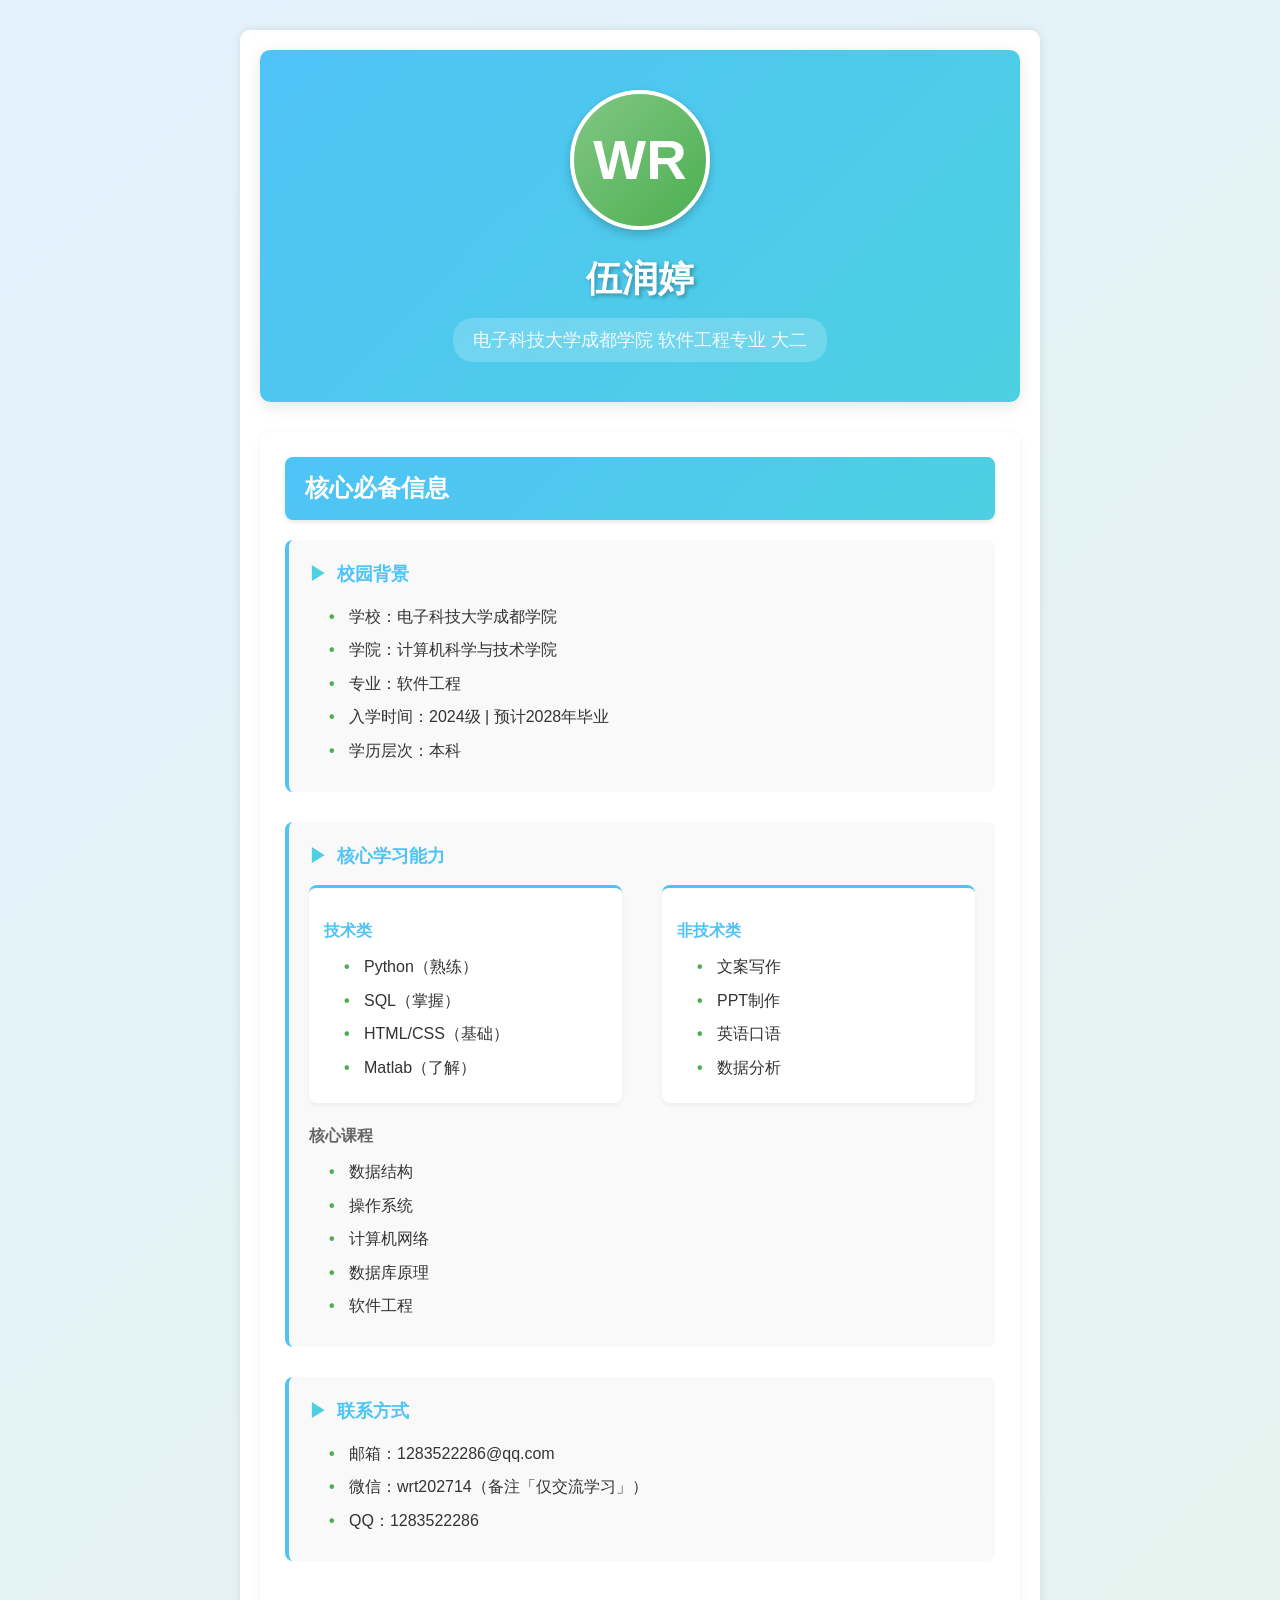
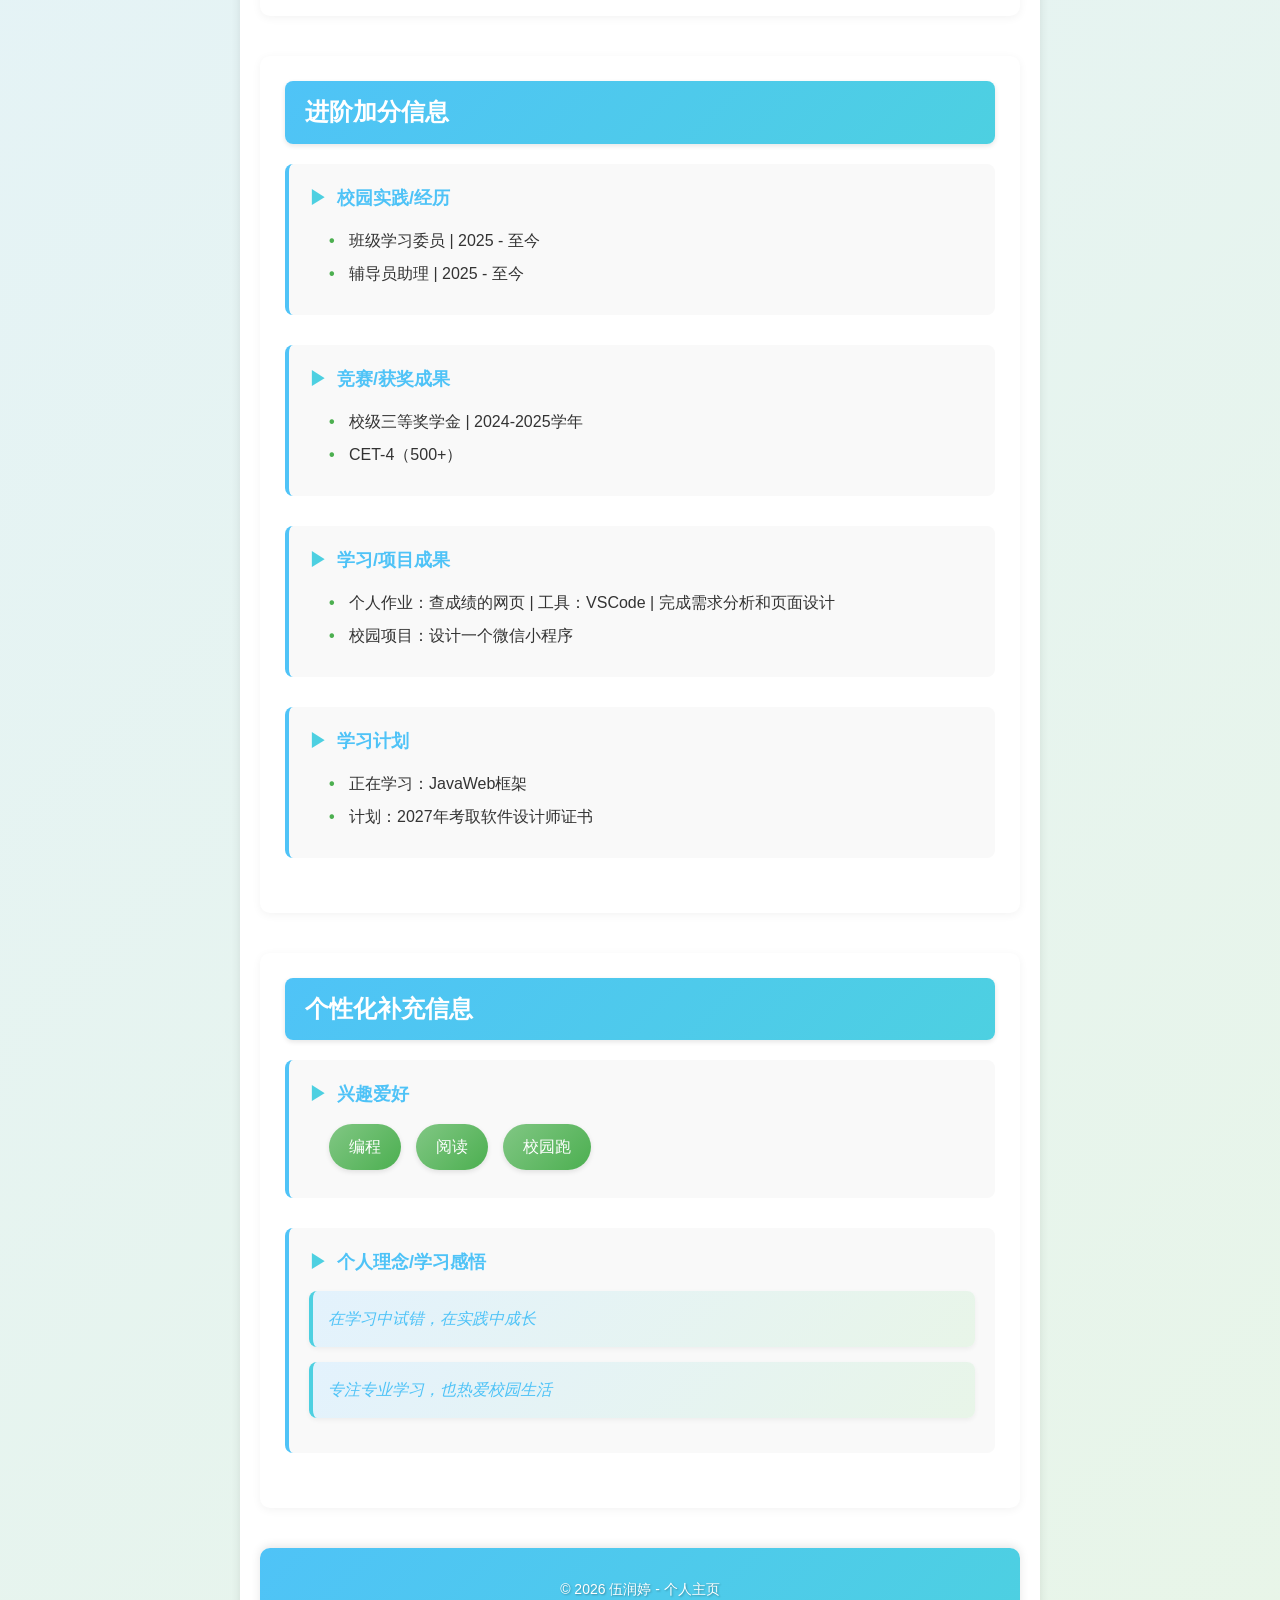
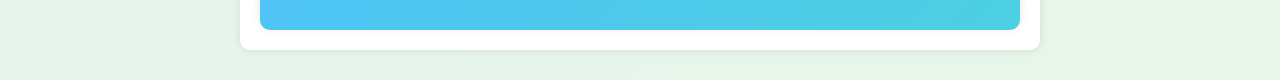
<file: index.html>
<!DOCTYPE html>
<html lang="zh-CN">
<head>
    <meta charset="UTF-8">
    <meta name="viewport" content="width=device-width, initial-scale=1.0">
    <title>伍润婷 - 个人主页</title>
    <link rel="stylesheet" href="styles.css">
</head>
<body>
    <div class="container">
        <!-- 个人信息部分 -->
        <header class="header">
            <div class="avatar-container">
                <div class="avatar-placeholder">WR</div>
            </div>
            <h1>伍润婷</h1>
            <p class="core-tag">电子科技大学成都学院 软件工程专业 大二</p>
        </header>

        <!-- 核心必备信息 -->
        <section class="section core-info">
            <h2 class="section-title">核心必备信息</h2>
            
            <div class="info-group">
                <h3>校园背景</h3>
                <ul>
                    <li>学校：电子科技大学成都学院</li>
                    <li>学院：计算机科学与技术学院</li>
                    <li>专业：软件工程</li>
                    <li>入学时间：2024级 | 预计2028年毕业</li>
                    <li>学历层次：本科</li>
                </ul>
            </div>

            <div class="info-group">
                <h3>核心学习能力</h3>
                <div class="skills">
                    <div class="skill-category">
                        <h4>技术类</h4>
                        <ul>
                            <li>Python（熟练）</li>
                            <li>SQL（掌握）</li>
                            <li>HTML/CSS（基础）</li>
                            <li>Matlab（了解）</li>
                        </ul>
                    </div>
                    <div class="skill-category">
                        <h4>非技术类</h4>
                        <ul>
                            <li>文案写作</li>
                            <li>PPT制作</li>
                            <li>英语口语</li>
                            <li>数据分析</li>
                        </ul>
                    </div>
                </div>
                <h4>核心课程</h4>
                <ul>
                    <li>数据结构</li>
                    <li>操作系统</li>
                    <li>计算机网络</li>
                    <li>数据库原理</li>
                    <li>软件工程</li>
                </ul>
            </div>

            <div class="info-group">
                <h3>联系方式</h3>
                <ul>
                    <li>邮箱：1283522286@qq.com</li>
                    <li>微信：wrt202714（备注「仅交流学习」）</li>
                    <li>QQ：1283522286</li>
                </ul>
            </div>
        </section>

        <!-- 进阶加分信息 -->
        <section class="section advanced-info">
            <h2 class="section-title">进阶加分信息</h2>
            
            <div class="info-group">
                <h3>校园实践/经历</h3>
                <ul>
                    <li>班级学习委员 | 2025 - 至今</li>
                    <li>辅导员助理 | 2025 - 至今</li>
                </ul>
            </div>

            <div class="info-group">
                <h3>竞赛/获奖成果</h3>
                <ul>
                    <li>校级三等奖学金 | 2024-2025学年</li>
                    <li>CET-4（500+）</li>
                </ul>
            </div>

            <div class="info-group">
                <h3>学习/项目成果</h3>
                <ul>
                    <li>个人作业：查成绩的网页 | 工具：VSCode | 完成需求分析和页面设计</li>
                    <li>校园项目：设计一个微信小程序</li>
                </ul>
            </div>

            <div class="info-group">
                <h3>学习计划</h3>
                <ul>
                    <li>正在学习：JavaWeb框架</li>
                    <li>计划：2027年考取软件设计师证书</li>
                </ul>
            </div>
        </section>

        <!-- 个性化补充信息 -->
        <section class="section personal-info">
            <h2 class="section-title">个性化补充信息</h2>
            
            <div class="info-group">
                <h3>兴趣爱好</h3>
                <ul class="hobbies">
                    <li>编程</li>
                    <li>阅读</li>
                    <li>校园跑</li>
                </ul>
            </div>

            <div class="info-group">
                <h3>个人理念/学习感悟</h3>
                <p class="philosophy">在学习中试错，在实践中成长</p>
                <p class="philosophy">专注专业学习，也热爱校园生活</p>
            </div>
        </section>

        <!-- 页脚 -->
        <footer class="footer">
            <p>&copy; 2026 伍润婷 - 个人主页</p>
        </footer>
    </div>
</body>
</html>
</file>
<file: styles.css>
/* 全局样式 */
* {
    margin: 0;
    padding: 0;
    box-sizing: border-box;
}

body {
    font-family: 'Segoe UI', Tahoma, Geneva, Verdana, sans-serif;
    line-height: 1.6;
    color: #333;
    background: linear-gradient(135deg, #e3f2fd 0%, #e8f5e8 100%);
    min-height: 100vh;
}

.container {
    max-width: 800px;
    margin: 0 auto;
    padding: 20px;
    background-color: white;
    box-shadow: 0 0 10px rgba(0,0,0,0.1);
    border-radius: 10px;
    margin-top: 30px;
    margin-bottom: 30px;
}

/* 头部样式 */
.header {
    text-align: center;
    padding: 40px 0;
    background: linear-gradient(135deg, #4fc3f7 0%, #4dd0e1 100%);
    color: white;
    border-radius: 10px;
    margin-bottom: 30px;
    box-shadow: 0 4px 15px rgba(0,0,0,0.1);
}

.avatar-container {
    margin-bottom: 20px;
}

.avatar-placeholder {
    width: 140px;
    height: 140px;
    background: linear-gradient(135deg, #81c784 0%, #4caf50 100%);
    color: white;
    border-radius: 50%;
    display: flex;
    align-items: center;
    justify-content: center;
    font-size: 56px;
    font-weight: bold;
    margin: 0 auto;
    box-shadow: 0 4px 10px rgba(0,0,0,0.2);
    border: 4px solid white;
}

.header h1 {
    font-size: 36px;
    margin-bottom: 10px;
    color: white;
    text-shadow: 2px 2px 4px rgba(0,0,0,0.3);
}

.core-tag {
    font-size: 18px;
    color: rgba(255,255,255,0.9);
    font-weight: 500;
    background: rgba(255,255,255,0.2);
    padding: 8px 20px;
    border-radius: 20px;
    display: inline-block;
}

/*  section样式 */
.section {
    margin-bottom: 40px;
    background: white;
    padding: 25px;
    border-radius: 10px;
    box-shadow: 0 2px 10px rgba(0,0,0,0.05);
    transition: transform 0.3s ease;
}

.section:hover {
    transform: translateY(-5px);
    box-shadow: 0 5px 20px rgba(0,0,0,0.1);
}

.section-title {
    font-size: 24px;
    color: white;
    margin-bottom: 20px;
    padding: 12px 20px;
    border-radius: 8px;
    background: linear-gradient(135deg, #4fc3f7 0%, #4dd0e1 100%);
    box-shadow: 0 2px 5px rgba(0,0,0,0.1);
}

.info-group {
    margin-bottom: 30px;
    padding: 20px;
    background: #f9f9f9;
    border-radius: 8px;
    border-left: 4px solid #4fc3f7;
}

.info-group h3 {
    font-size: 18px;
    color: #4fc3f7;
    margin-bottom: 15px;
    display: flex;
    align-items: center;
}

.info-group h3::before {
    content: "▶";
    margin-right: 10px;
    color: #4dd0e1;
}

.info-group h4 {
    font-size: 16px;
    color: #666;
    margin: 15px 0 10px 0;
}

.info-group ul {
    list-style: none;
    padding-left: 20px;
}

.info-group li {
    position: relative;
    padding-left: 20px;
    margin-bottom: 8px;
}

.info-group li::before {
    content: "•";
    color: #4CAF50;
    font-weight: bold;
    position: absolute;
    left: 0;
}

/* 技能分类 */
.skills {
    display: flex;
    gap: 40px;
    margin-bottom: 20px;
}

.skill-category {
    flex: 1;
    background: white;
    padding: 15px;
    border-radius: 8px;
    box-shadow: 0 2px 5px rgba(0,0,0,0.05);
    border-top: 3px solid #4fc3f7;
}

.skill-category h4 {
    color: #4fc3f7;
    margin-bottom: 10px;
    font-size: 16px;
}

/* 兴趣爱好 */
.hobbies {
    display: flex;
    flex-wrap: wrap;
    gap: 15px;
}

.hobbies li {
    background: linear-gradient(135deg, #81c784 0%, #4caf50 100%);
    color: white;
    padding: 10px 20px;
    border-radius: 25px;
    box-shadow: 0 2px 5px rgba(0,0,0,0.1);
    transition: transform 0.3s ease;
}

.hobbies li:hover {
    transform: scale(1.05);
}

.hobbies li::before {
    content: none;
}

/* 个人理念 */
.philosophy {
    font-style: italic;
    color: #4fc3f7;
    margin-bottom: 15px;
    padding: 15px;
    background: linear-gradient(135deg, #e3f2fd 0%, #e8f5e8 100%);
    border-radius: 8px;
    box-shadow: 0 2px 5px rgba(0,0,0,0.05);
    border-left: 4px solid #4dd0e1;
}

/* 页脚 */
.footer {
    text-align: center;
    padding: 30px 0;
    background: linear-gradient(135deg, #4fc3f7 0%, #4dd0e1 100%);
    color: white;
    border-radius: 10px;
    margin-top: 40px;
    font-size: 14px;
    box-shadow: 0 -2px 10px rgba(0,0,0,0.1);
}

.footer p {
    margin: 0;
    text-shadow: 1px 1px 2px rgba(0,0,0,0.3);
}

/* 响应式设计 */
@media (max-width: 768px) {
    .container {
        margin: 10px;
        padding: 15px;
    }

    .skills {
        flex-direction: column;
        gap: 20px;
    }

    .hobbies {
        justify-content: center;
    }

    .header h1 {
        font-size: 28px;
    }

    .section-title {
        font-size: 20px;
    }
}

/* 动画效果 */
@keyframes fadeIn {
    from {
        opacity: 0;
        transform: translateY(20px);
    }
    to {
        opacity: 1;
        transform: translateY(0);
    }
}

.section {
    animation: fadeIn 0.5s ease-in-out;
}

.section:nth-child(2) {
    animation-delay: 0.1s;
}

.section:nth-child(3) {
    animation-delay: 0.2s;
}

.section:nth-child(4) {
    animation-delay: 0.3s;
}
</file>
